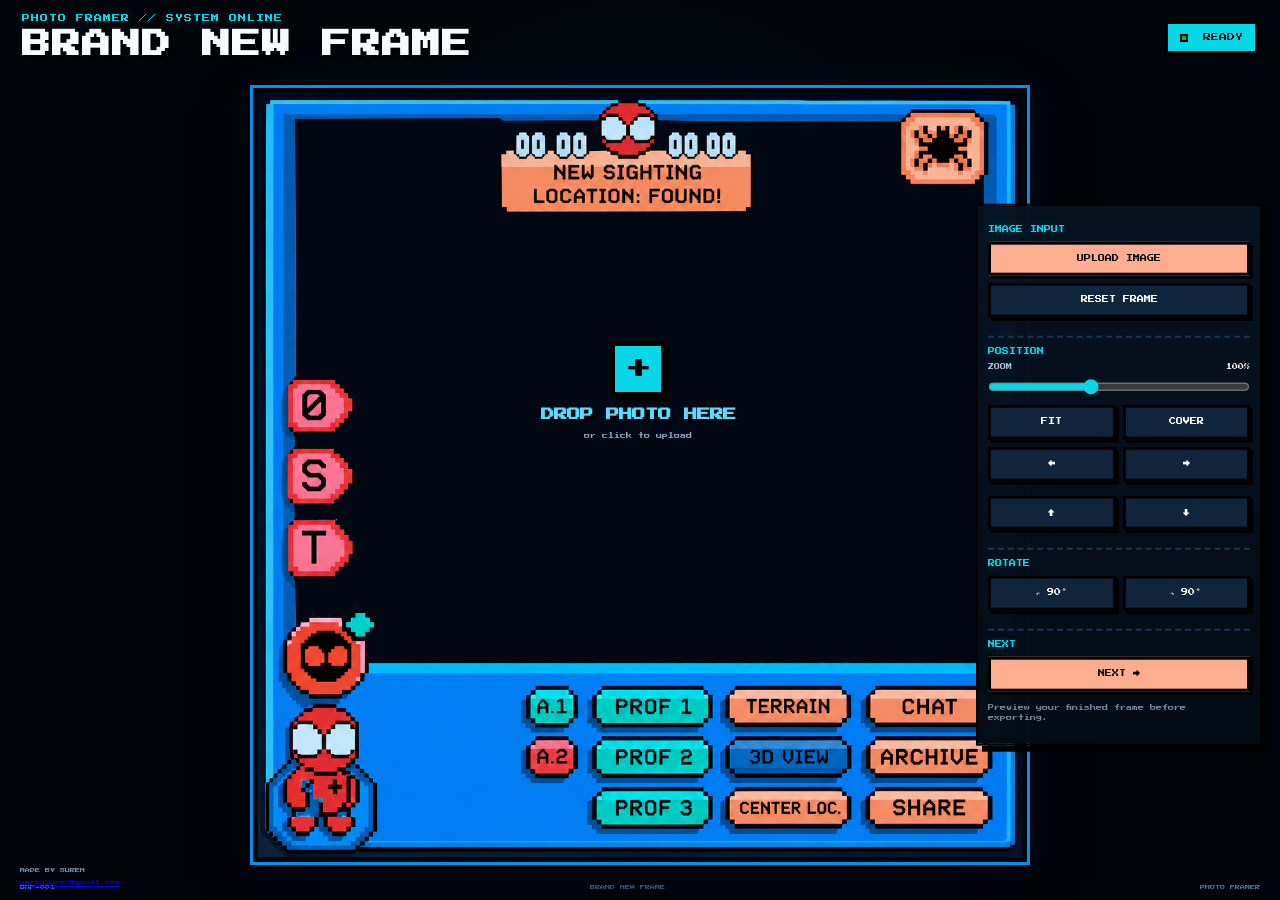
<file: index.html>
<!doctype html>
<html lang="en">
<head>
  <meta charset="UTF-8">
  <meta name="viewport" content="width=device-width, initial-scale=1, viewport-fit=cover">
  <meta name="theme-color" content="#030812">
  <meta name="description" content="Brand New Frame — a retro pixel-art photo framing experience.">
  <title>Brand New Frame — Photo Framer</title>
  <link rel="icon" type="image/png" href="favicon.png">
  <link rel="apple-touch-icon" href="favicon.png">
  <link rel="stylesheet" href="style.css">
</head>
<body>
  <div class="app">
    <header class="topbar">
      <div>
        <div class="eyebrow">PHOTO FRAMER // SYSTEM ONLINE</div>
        <h1>BRAND NEW FRAME</h1>
      </div>
      <div class="status"><span></span> READY</div>
    </header>

    <main class="workspace">
      <section
        id="frameShell"
        class="frame-shell"
        aria-label="Photo framing canvas"
      >
        <div id="photoStage" class="photo-stage">
          <img id="photoBackdrop" alt="" aria-hidden="true">
          <img id="photo" alt="Uploaded photo">
        </div>

        <div id="emptyState" class="empty-state" aria-hidden="true">
          <div class="upload-icon">+</div>
          <strong>DROP PHOTO HERE</strong>
          <small>or click to upload</small>
        </div>

        <button id="stageUpload" class="stage-upload" type="button" aria-label="Upload a photo"></button>

        <img class="frame-overlay" src="frame-overlay.png" alt="" aria-hidden="true">
      </section>

      <aside class="controls" aria-label="Photo controls">
        <section class="panel">
          <div class="panel-title">IMAGE INPUT</div>
          <input id="fileInput" type="file" accept="image/png,image/jpeg,image/webp" hidden>
          <button id="uploadBtn" class="primary" type="button">UPLOAD IMAGE</button>
          <button id="resetBtn" type="button">RESET FRAME</button>
        </section>

        <section class="panel">
          <div class="panel-title">POSITION</div>
          <label>ZOOM <output id="zoomValue">100%</output></label>
          <input id="zoom" type="range" min="50" max="180" value="100" aria-label="Zoom">
          <div class="two">
            <button id="fitBtn" type="button">FIT</button>
            <button id="coverBtn" type="button">COVER</button>
          </div>
          <div class="two">
            <button id="leftBtn" type="button" aria-label="Move left">←</button>
            <button id="rightBtn" type="button" aria-label="Move right">→</button>
            <button id="upBtn" type="button" aria-label="Move up">↑</button>
            <button id="downBtn" type="button" aria-label="Move down">↓</button>
          </div>
        </section>

        <section class="panel">
          <div class="panel-title">ROTATE</div>
          <div class="two">
            <button id="rotateLeft" type="button">↶ 90°</button>
            <button id="rotateRight" type="button">↷ 90°</button>
          </div>
        </section>

        <section class="panel">
          <div class="panel-title">NEXT</div>
          <button id="nextBtn" class="primary" type="button">NEXT →</button>
          <p class="hint">Preview your finished frame before exporting.</p>
        </section>
      </aside>
    </main>

    <footer>
      <span>BNF-001</span>
      <span>BRAND NEW FRAME</span>
      <span>PHOTO FRAMER</span>
    </footer>
  </div>

  <div class="made-by" aria-label="Creator credit">
    <span>MADE BY SUREN</span>
    <a href="mailto:yerrasuren@gmail.com">yerrasuren@gmail.com</a>
  </div>

  <section id="previewScreen" class="preview-screen" aria-hidden="true">
    <header class="preview-header">
      <div>
        <div class="eyebrow">FRAME READY // PREVIEW MODE</div>
        <h2>YOUR BRAND NEW FRAME</h2>
      </div>
      <button id="closePreview" class="close-preview" type="button">← EDIT AGAIN</button>
    </header>

    <div class="preview-stage">
      <div class="preview-card">
        <div class="preview-photo-stage">
          <img id="previewBackdrop" alt="" aria-hidden="true">
          <img id="previewPhoto" alt="Preview of your framed photo">
        </div>
        <img class="preview-overlay" src="frame-overlay.png" alt="" aria-hidden="true">
      </div>

      <div class="preview-actions">
        <button id="downloadBtn" class="primary preview-download" type="button">DOWNLOAD FRAME</button>
        <div class="preview-note">The downloaded image matches your frame preview.</div>
      </div>
    </div>
  </section>


  <script src="script.js"></script>
</body>
</html>
</file>
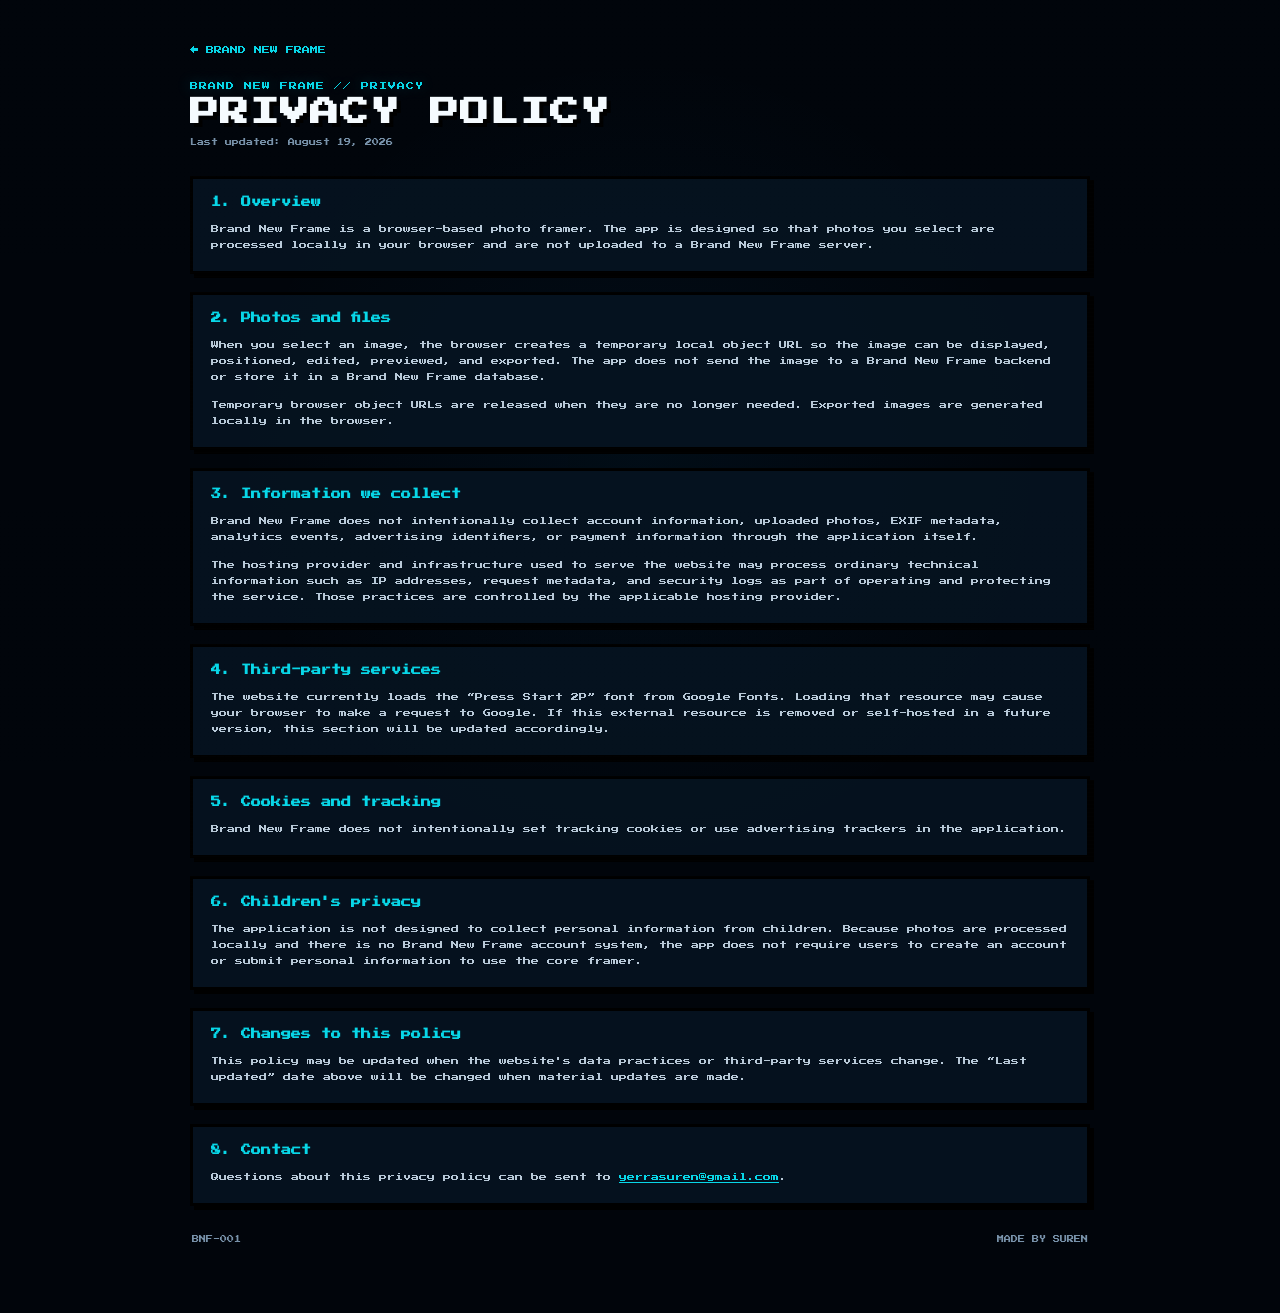
<file: privacy.html>
<!doctype html>
<html lang="en">
<head>
  <meta charset="utf-8">
  <meta name="viewport" content="width=device-width, initial-scale=1, viewport-fit=cover">
  <meta name="description" content="Privacy Policy for Brand New Frame.">
  <meta name="theme-color" content="#01050b">
  <title>Privacy Policy — Brand New Frame</title>
  <link rel="stylesheet" href="style.css">
</head>
<body class="legal-page">
  <main class="legal-shell">
    <a class="legal-back" href="index.html">← BRAND NEW FRAME</a>
    <p class="eyebrow">BRAND NEW FRAME // PRIVACY</p>
    <h1>PRIVACY POLICY</h1>
    <p class="legal-updated">Last updated: August 19, 2026</p>

    <section class="legal-section">
      <h2>1. Overview</h2>
      <p>Brand New Frame is a browser-based photo framer. The app is designed so that photos you select are processed locally in your browser and are not uploaded to a Brand New Frame server.</p>
    </section>

    <section class="legal-section">
      <h2>2. Photos and files</h2>
      <p>When you select an image, the browser creates a temporary local object URL so the image can be displayed, positioned, edited, previewed, and exported. The app does not send the image to a Brand New Frame backend or store it in a Brand New Frame database.</p>
      <p>Temporary browser object URLs are released when they are no longer needed. Exported images are generated locally in the browser.</p>
    </section>

    <section class="legal-section">
      <h2>3. Information we collect</h2>
      <p>Brand New Frame does not intentionally collect account information, uploaded photos, EXIF metadata, analytics events, advertising identifiers, or payment information through the application itself.</p>
      <p>The hosting provider and infrastructure used to serve the website may process ordinary technical information such as IP addresses, request metadata, and security logs as part of operating and protecting the service. Those practices are controlled by the applicable hosting provider.</p>
    </section>

    <section class="legal-section">
      <h2>4. Third-party services</h2>
      <p>The website currently loads the “Press Start 2P” font from Google Fonts. Loading that resource may cause your browser to make a request to Google. If this external resource is removed or self-hosted in a future version, this section will be updated accordingly.</p>
    </section>

    <section class="legal-section">
      <h2>5. Cookies and tracking</h2>
      <p>Brand New Frame does not intentionally set tracking cookies or use advertising trackers in the application.</p>
    </section>

    <section class="legal-section">
      <h2>6. Children's privacy</h2>
      <p>The application is not designed to collect personal information from children. Because photos are processed locally and there is no Brand New Frame account system, the app does not require users to create an account or submit personal information to use the core framer.</p>
    </section>

    <section class="legal-section">
      <h2>7. Changes to this policy</h2>
      <p>This policy may be updated when the website's data practices or third-party services change. The “Last updated” date above will be changed when material updates are made.</p>
    </section>

    <section class="legal-section">
      <h2>8. Contact</h2>
      <p>Questions about this privacy policy can be sent to <a href="mailto:yerrasuren@gmail.com">yerrasuren@gmail.com</a>.</p>
    </section>

    <footer class="legal-footer">
      <span>BNF-001</span>
      <span>MADE BY SUREN</span>
    </footer>
  </main>
</body>
</html>
</file>
<file: style.css>
@import url('https://fonts.googleapis.com/css2?family=Press+Start+2P&display=swap');

:root {
  --cyan: #08d7e8;
  --blue: #078fe7;
  --peach: #ffad91;
  --ink: #02070d;
  --panel: #061321;
  --line: #173653;
  --muted: #7892aa;
  --text: #f5fbff;
  --page-pad: 18px;
}

*, *::before, *::after { box-sizing: border-box; }

html, body {
  width: 100%;
  min-height: 100%;
  margin: 0;
  background: #01050b;
  color: var(--text);
  font-family: "Press Start 2P", monospace;
}

body {
  min-height: 100dvh;
  padding: 14px var(--page-pad) 10px;
  overflow: hidden;
  background:
    radial-gradient(circle at 50% 35%, rgba(7, 143, 231, .055), transparent 38%),
    #01050b;
}

body::before {
  content: "";
  position: fixed;
  inset: 0;
  z-index: 50;
  pointer-events: none;
  opacity: .16;
  background: repeating-linear-gradient(
    0deg,
    transparent 0 3px,
    rgba(255,255,255,.025) 3px 4px
  );
}

button, input { font: inherit; }
button { appearance: none; }

.app {
  position: relative;
  width: min(1540px, 100%);
  height: calc(100dvh - 24px);
  min-height: 0;
  margin: 0 auto;
  display: flex;
  flex-direction: column;
}

.topbar {
  flex: 0 0 auto;
  display: flex;
  align-items: center;
  justify-content: space-between;
  gap: 24px;
  margin: 0 2px 9px;
  padding: 0 2px;
}

.eyebrow {
  margin: 0 0 6px;
  color: var(--cyan);
  font-size: 8px;
  letter-spacing: 1px;
  text-shadow: 0 0 14px rgba(8,215,232,.28);
}

h1, h2, p { margin-top: 0; }
h1 {
  margin-bottom: 0;
  font-size: clamp(17px, 2.6vw, 29px);
  line-height: 1.15;
  letter-spacing: 1px;
  text-shadow: 4px 4px #000;
}

.status {
  color: #071014;
  background: var(--cyan);
  border: 3px solid #000;
  box-shadow: 4px 4px #000;
  padding: 9px 12px;
  font-size: 8px;
  white-space: nowrap;
  transition: background .2s ease;
}

.status span {
  display: inline-block;
  width: 8px;
  height: 8px;
  margin-right: 7px;
  vertical-align: middle;
  background: #12b53d;
  border: 2px solid #000;
}

.workspace {
  position: relative;
  flex: 1;
  min-height: 0;
  width: 100%;
}

.frame-shell {
  position: absolute;
  top: 50%;
  left: 50%;
  width: min(100%, calc(100dvh - 126px));
  max-height: calc(100dvh - 126px);
  aspect-ratio: 1;
  transform: translate(-50%, -50%);
  overflow: hidden;
  border: 5px solid var(--ink);
  background: #020914;
  box-shadow:
    0 0 0 3px var(--blue),
    0 18px 48px rgba(0,0,0,.62),
    0 0 34px rgba(8,143,231,.09);
  cursor: grab;
  touch-action: none;
  user-select: none;
  transition: box-shadow .25s ease;
}

.frame-shell.dragging {
  cursor: grabbing;
  box-shadow:
    0 0 0 3px var(--cyan),
    0 22px 58px rgba(0,0,0,.68),
    0 0 46px rgba(8,215,232,.12);
}

.frame-shell.has-photo:hover {
  box-shadow:
    0 0 0 3px #0aaeea,
    0 18px 48px rgba(0,0,0,.62),
    0 0 42px rgba(8,143,231,.15);
}

.photo-stage,
.preview-photo-stage {
  position: absolute;
  inset: 0;
  overflow: hidden;
  background: #020914;
}

.photo-stage::after,
.preview-photo-stage::after {
  content: "";
  position: absolute;
  inset: 0;
  pointer-events: none;
  box-shadow: inset 0 0 80px rgba(0,0,0,.32);
}

#photoBackdrop,
#previewBackdrop {
  position: absolute;
  inset: -30px;
  width: calc(100% + 60px);
  height: calc(100% + 60px);
  object-fit: cover;
  filter: blur(20px) brightness(.42) saturate(.8);
  transform: scale(1.04);
  user-select: none;
  pointer-events: none;
}

#photoBackdrop { opacity: 0; transition: opacity .35s ease; }
#previewBackdrop { opacity: .7; }

#photo,
#previewPhoto {
  position: absolute;
  top: 50%;
  left: 50%;
  width: 100%;
  height: 100%;
  object-fit: contain;
  transform: translate(-50%, -50%);
  transform-origin: center;
  user-select: none;
  -webkit-user-drag: none;
  image-rendering: auto;
}

#photo {
  display: none;
  will-change: transform;
}

.empty-state {
  position: absolute;
  top: 3.8%;
  left: 5%;
  z-index: 2;
  width: 89.6%;
  height: 70.4%;
  display: grid;
  place-content: center;
  gap: 12px;
  color: #58dcff;
  text-align: center;
  pointer-events: none;
}

.empty-state strong {
  font-size: clamp(9px, 1.05vw, 14px);
  text-shadow: 3px 3px #000;
}

.empty-state small { color: #8ba4bd; font-size: 6px; }

.upload-icon {
  width: 54px;
  height: 54px;
  margin: auto;
  display: grid;
  place-items: center;
  border: 4px solid #000;
  background: var(--cyan);
  color: #000;
  font-size: 27px;
  box-shadow: 5px 5px #000;
  transition: transform .2s ease, box-shadow .2s ease;
}

.frame-shell:not(.has-photo):hover .upload-icon {
  transform: translate(-2px, -2px);
  box-shadow: 7px 7px #000;
}

.frame-overlay,
.preview-overlay {
  position: absolute;
  inset: 0;
  z-index: 5;
  width: 100%;
  height: 100%;
  pointer-events: none;
  user-select: none;
  image-rendering: auto;
}

.stage-upload {
  position: absolute;
  top: 3.8%;
  left: 5%;
  z-index: 6;
  width: 89.6%;
  height: 70.4%;
  margin: 0;
  padding: 0;
  border: 0;
  background: transparent;
  box-shadow: none;
  cursor: pointer;
}

.frame-shell.has-photo .stage-upload { pointer-events: none; }

.controls {
  position: absolute;
  top: 50%;
  right: 0;
  width: 286px;
  max-height: calc(100dvh - 118px);
  overflow: auto;
  transform: translateY(-50%);
  padding: 10px;
  z-index: 10;
  background: linear-gradient(180deg, rgba(6,19,33,.98), rgba(3,11,20,.98));
  border: 2px solid #000;
  box-shadow: 6px 6px #000;
  scrollbar-width: thin;
  scrollbar-color: #1e5275 #061321;
}

.controls-heading {
  padding: 2px 1px 9px;
  color: #557a96;
  font-size: 6px;
  border-bottom: 2px solid #0f2a43;
}

.panel {
  padding: 10px 0 11px;
  border-bottom: 2px dashed var(--line);
}
.panel:last-child { border-bottom: 0; }

.panel-title {
  margin-bottom: 9px;
  color: var(--cyan);
  font-size: 7px;
  text-shadow: 0 0 10px rgba(8,215,232,.22);
}

button {
  width: 100%;
  margin: 0 0 7px;
  padding: 10px 7px;
  border: 3px solid #000;
  background: #10253b;
  color: #fff;
  font-size: 7px;
  line-height: 1.25;
  box-shadow: 3px 3px #000;
  cursor: pointer;
  transition: transform .12s ease, box-shadow .12s ease, filter .12s ease, background .15s ease;
}

button:hover { transform: translate(-1px,-1px); filter: brightness(1.12); box-shadow: 4px 4px #000; }
button:active { transform: translate(2px,2px); filter: brightness(.96); box-shadow: 1px 1px #000; }
button:disabled { opacity: .4; cursor: not-allowed; transform: none; filter: none; }
button.primary { background: var(--peach); color: #090b0d; }
button.primary:hover { background: #ffc0aa; }

.two { display: grid; grid-template-columns: 1fr 1fr; gap: 7px; }
.two button { margin-bottom: 7px; }

label {
  display: flex;
  justify-content: space-between;
  margin-bottom: 9px;
  color: #a8bfd5;
  font-size: 6px;
}

output { color: #fff; }

input[type="range"] {
  width: 100%;
  height: 16px;
  margin: 0 0 10px;
  accent-color: var(--cyan);
  cursor: pointer;
}

.hint {
  margin: 4px 0 0;
  color: #71889f;
  font-size: 6px;
  line-height: 1.7;
}

.made-by {
  position: fixed;
  left: 20px;
  bottom: 14px;
  z-index: 10;
  display: flex;
  flex-direction: column;
  align-items: flex-start;
  gap: 5px;
  color: #718aa1;
  font-size: 5px;
  line-height: 1.4;
  pointer-events: none;
}

.made-by span:last-child { color: var(--cyan); }

footer {
  flex: 0 0 auto;
  display: flex;
  justify-content: space-between;
  gap: 12px;
  margin-top: 6px;
  padding: 0 2px;
  color: #50718f;
  font-size: 5px;
}

/* Preview */
.preview-screen {
  position: fixed;
  inset: 0;
  z-index: 20;
  display: none;
  flex-direction: column;
  overflow: auto;
  padding: 22px clamp(18px, 4vw, 60px);
  background: radial-gradient(circle at 50% 18%, #153b63 0, #050e1b 48%, #01050b 100%);
}

.preview-screen.active { display: flex; }

.preview-header {
  flex: 0 0 auto;
  width: min(1180px, 100%);
  margin: 0 auto 12px;
  display: flex;
  align-items: flex-end;
  justify-content: space-between;
  gap: 20px;
}

.preview-header h2 {
  margin: 0;
  font-size: clamp(15px, 2.3vw, 26px);
  text-shadow: 4px 4px #000;
}

.close-preview { width: auto; min-width: 130px; margin: 0; }

.preview-stage {
  flex: 1;
  min-height: 0;
  display: flex;
  flex-direction: column;
  align-items: center;
  justify-content: center;
  gap: 16px;
}

.preview-card {
  position: relative;
  width: min(700px, calc(100dvh - 210px), 78vw);
  aspect-ratio: 1;
  overflow: hidden;
  border: 5px solid var(--ink);
  background: #020914;
  box-shadow: 0 28px 65px rgba(0,0,0,.65), 0 0 0 3px var(--blue);
  transform: perspective(1100px) rotateX(1.5deg) rotateY(-2deg);
  animation: card-in .5s ease both;
  transition: transform .35s ease, box-shadow .35s ease;
}

.preview-card:hover {
  transform: perspective(1100px) rotateX(0) rotateY(0) translateY(-7px);
  box-shadow: 0 40px 78px rgba(0,0,0,.72), 0 0 0 3px var(--cyan);
}

.preview-photo-stage { z-index: 1; }
.preview-overlay { z-index: 5; }

.preview-actions {
  position: relative;
  z-index: 6;
  width: min(420px, 90vw);
  display: flex;
  flex-direction: column;
  align-items: center;
  gap: 8px;
  animation: actions-in .5s .1s ease both;
}

.preview-download { margin: 0; padding: 14px 20px; font-size: 9px; box-shadow: 5px 5px #000; }
.preview-note { color: #68829b; font-size: 5px; text-align: center; }

@keyframes card-in {
  from { opacity: 0; transform: perspective(1100px) rotateX(6deg) rotateY(-5deg) translateY(18px) scale(.97); }
  to { opacity: 1; }
}

@keyframes actions-in {
  from { opacity: 0; transform: translateY(8px); }
  to { opacity: 1; transform: none; }
}

@media (min-width: 981px) and (max-height: 820px) {
  body { padding-top: 10px; padding-bottom: 7px; }
  .app { height: calc(100dvh - 17px); }
  .topbar { margin-bottom: 6px; }
  .frame-shell { width: min(100%, calc(100dvh - 106px)); max-height: calc(100dvh - 106px); }
  .controls { max-height: calc(100dvh - 100px); padding: 8px; }
  .panel { padding: 8px 0 9px; }
  button { padding: 8px 6px; }
}

@media (max-width: 1180px) and (min-width: 981px) {
  .controls { width: 260px; }
}

@media (max-width: 980px) {
  body { padding: 12px; overflow: auto; }
  .app { width: 100%; height: auto; min-height: calc(100dvh - 24px); }
  .topbar { margin-bottom: 10px; }
  .workspace {
    display: flex;
    flex-direction: column;
    align-items: center;
    justify-content: flex-start;
    gap: 16px;
    overflow: visible;
  }
  .frame-shell {
    position: relative;
    top: auto;
    left: auto;
    width: min(100%, calc(100vw - 24px));
    max-height: none;
    transform: none;
  }
  .controls {
    position: relative;
    top: auto;
    right: auto;
    width: min(100%, 540px);
    max-height: none;
    transform: none;
  }
  .made-by {
    position: static;
    margin-top: 4px;
    font-size: 4px;
  }
}

@media (max-width: 600px) {
  :root { --page-pad: 9px; }
  body { padding: 9px; }
  .app { min-height: calc(100dvh - 18px); }
  .topbar { align-items: flex-start; flex-direction: column; gap: 10px; }
  .status { width: 100%; text-align: center; }
  .frame-shell { width: 100%; }
  .controls { width: 100%; padding: 9px; }
  .panel { padding: 9px 0 10px; }
  button { font-size: 6px; padding: 10px 5px; }
  .made-by { gap: 4px; font-size: 4px; }
  footer { font-size: 4px; }
  .preview-screen { padding: 15px 10px; }
  .preview-header { align-items: flex-start; flex-direction: column; }
  .close-preview { align-self: stretch; width: 100%; }
  .preview-card { width: min(94vw, 72vh); }
}

@media (prefers-reduced-motion: reduce) {
  *, *::before, *::after {
    animation-duration: .01ms !important;
    animation-iteration-count: 1 !important;
    transition-duration: .01ms !important;
    scroll-behavior: auto !important;
  }
}

/* Privacy policy / legal page */
.legal-page {
  min-height: 100dvh;
  overflow: auto;
}
.legal-shell {
  width: min(900px, 100%);
  margin: 0 auto;
  padding: 24px 0 48px;
}
.legal-back {
  display: inline-block;
  margin-bottom: 28px;
  color: var(--cyan);
  font-size: 8px;
  text-decoration: none;
}
.legal-back:hover { text-shadow: 2px 2px #000; }
.legal-shell h1 { margin-bottom: 10px; }
.legal-updated {
  color: var(--muted);
  font-size: 7px;
  margin-bottom: 30px;
}
.legal-section {
  border: 3px solid #000;
  background: rgba(6,19,33,.9);
  box-shadow: 4px 4px #000;
  padding: 18px;
  margin-bottom: 18px;
}
.legal-section h2 {
  color: var(--cyan);
  font-size: 10px;
  margin-bottom: 14px;
}
.legal-section p {
  color: #b8c9d8;
  font-size: 8px;
  line-height: 2;
  margin-bottom: 12px;
}
.legal-section p:last-child { margin-bottom: 0; }
.legal-section a { color: var(--cyan); }
.legal-footer {
  display: flex;
  justify-content: space-between;
  color: var(--muted);
  font-size: 7px;
  padding: 12px 2px;
}
@media (max-width: 600px) {
  .legal-shell { padding: 16px 0 34px; }
  .legal-section { padding: 14px; }
  .legal-section p { font-size: 7px; line-height: 1.9; }
  .legal-footer { font-size: 6px; }
}
.privacy-link {
  color: var(--muted);
  text-decoration: none;
}
.privacy-link:hover { color: var(--cyan); }
</file>
